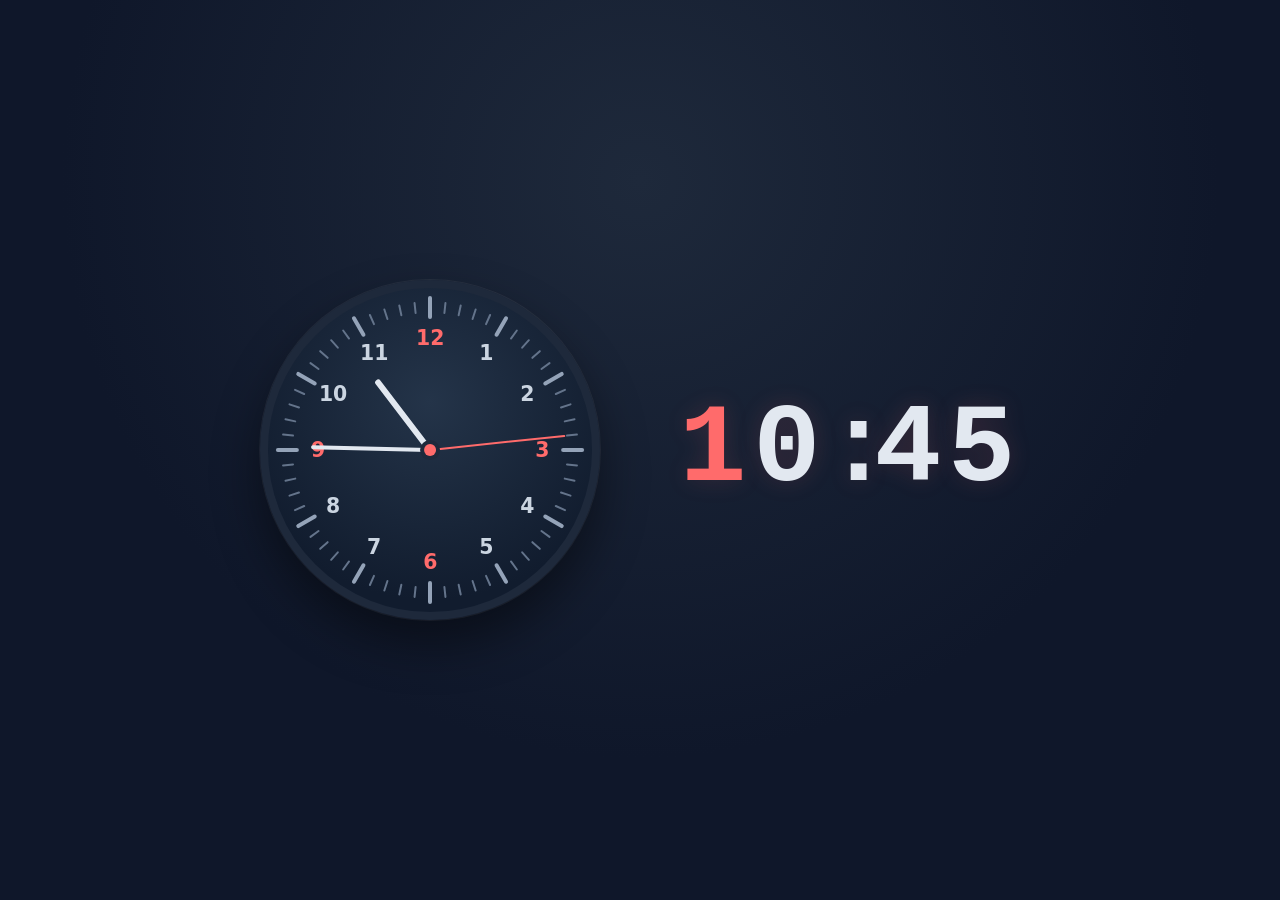
<file: clock-openspec/index.html>
<!DOCTYPE html>
<html lang="en">
  <head>
    <meta charset="UTF-8" />
    <meta name="viewport" content="width=device-width, initial-scale=1.0" />
    <title>Analog and Digital Clock</title>
    <link rel="stylesheet" href="style.css" />
  </head>
  <body>
    <main class="clock-app">
      <section id="analog-clock" class="clock clock--analog" aria-label="Analog clock">
        <div class="analog-face" id="analog-face">
          <div class="ticks" id="ticks" aria-hidden="true"></div>

          <div class="numerals">
            <span class="numeral num-12 accent">12</span>
            <span class="numeral num-1">1</span>
            <span class="numeral num-2">2</span>
            <span class="numeral num-3 accent">3</span>
            <span class="numeral num-4">4</span>
            <span class="numeral num-5">5</span>
            <span class="numeral num-6 accent">6</span>
            <span class="numeral num-7">7</span>
            <span class="numeral num-8">8</span>
            <span class="numeral num-9 accent">9</span>
            <span class="numeral num-10">10</span>
            <span class="numeral num-11">11</span>
          </div>

          <div class="hand hand--hour" id="hour-hand"></div>
          <div class="hand hand--minute" id="minute-hand"></div>
          <div class="hand hand--second" id="second-hand"></div>
          <div class="pin" aria-hidden="true"></div>
        </div>
      </section>

      <section id="digital-clock" class="clock clock--digital" aria-label="Digital clock">
        <div class="digital-display" role="timer" aria-live="polite">
          <span class="digit hour-tens accent" id="hour-tens">--</span>
          <span class="digit hour-ones" id="hour-ones">-</span>
          <span class="colon" aria-hidden="true">:</span>
          <span class="digit minute-tens" id="minute-tens">-</span>
          <span class="digit minute-ones" id="minute-ones">-</span>
        </div>
      </section>
    </main>

    <script src="clock.js"></script>
  </body>
</html>
</file>
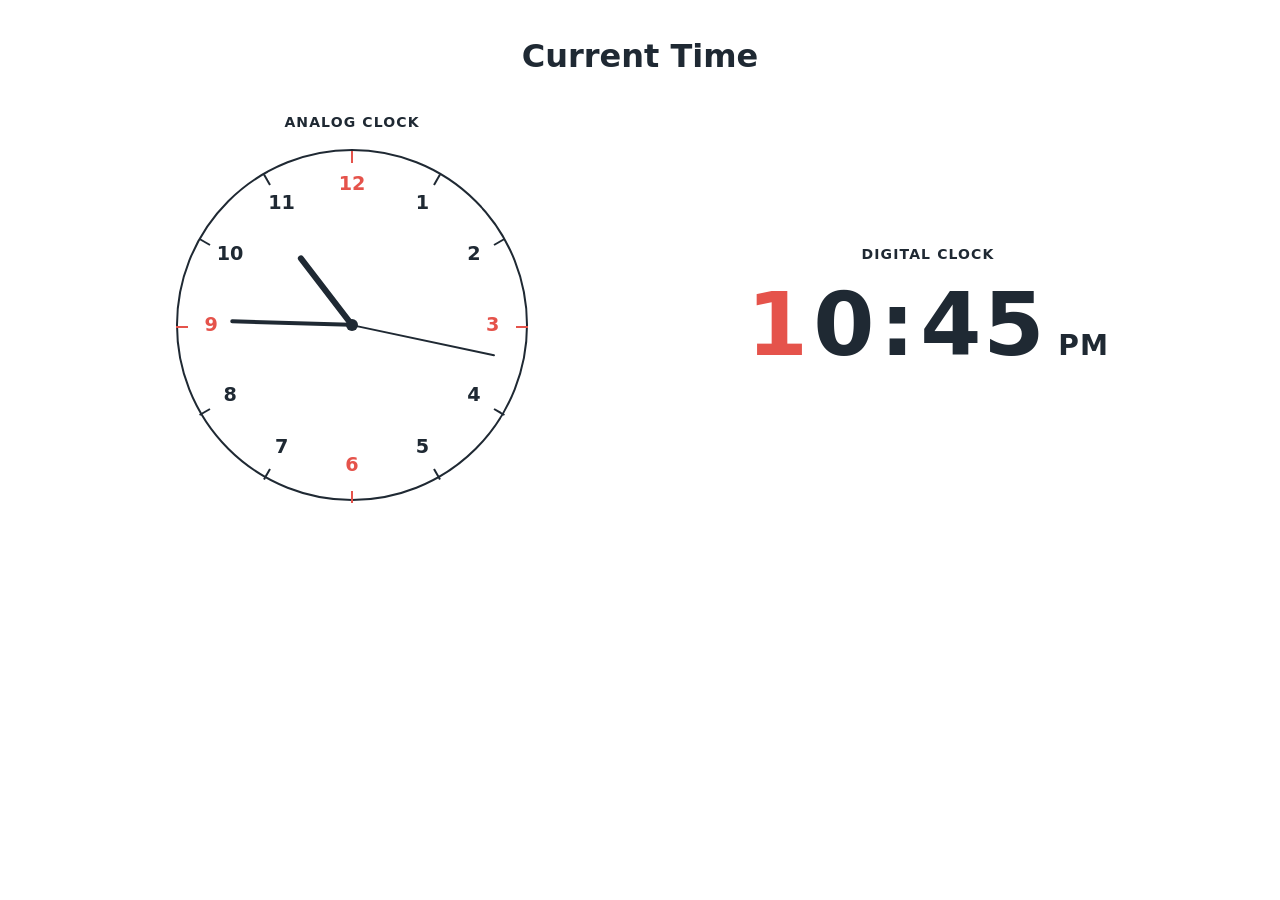
<file: clock-speckit/index.html>
<!DOCTYPE html>
<html lang="en">
<head>
  <meta charset="UTF-8">
  <meta name="viewport" content="width=device-width, initial-scale=1.0">
  <meta name="description" content="A live analog and digital clock showing the current local time.">
  <title>Analog and Digital Clock</title>
  <link rel="stylesheet" href="css/styles.css">
</head>
<body>
  <main class="clock-page">
    <h1 class="clock-page__title">Current Time</h1>

    <section class="clock-layout" aria-label="Clock displays">
      <section class="analog-clock" data-js-analog-clock aria-labelledby="analog-clock-title">
        <h2 class="clock-section__title" id="analog-clock-title">Analog clock</h2>

        <div class="analog-clock__dial" role="img" data-js-analog-label
          aria-label="Analog clock showing 12:00 AM">
          <span class="analog-clock__tick analog-clock__tick--12 analog-clock__tick--emphasis"
            aria-hidden="true"></span>
          <span class="analog-clock__tick analog-clock__tick--1" aria-hidden="true"></span>
          <span class="analog-clock__tick analog-clock__tick--2" aria-hidden="true"></span>
          <span class="analog-clock__tick analog-clock__tick--3 analog-clock__tick--emphasis"
            aria-hidden="true"></span>
          <span class="analog-clock__tick analog-clock__tick--4" aria-hidden="true"></span>
          <span class="analog-clock__tick analog-clock__tick--5" aria-hidden="true"></span>
          <span class="analog-clock__tick analog-clock__tick--6 analog-clock__tick--emphasis"
            aria-hidden="true"></span>
          <span class="analog-clock__tick analog-clock__tick--7" aria-hidden="true"></span>
          <span class="analog-clock__tick analog-clock__tick--8" aria-hidden="true"></span>
          <span class="analog-clock__tick analog-clock__tick--9 analog-clock__tick--emphasis"
            aria-hidden="true"></span>
          <span class="analog-clock__tick analog-clock__tick--10" aria-hidden="true"></span>
          <span class="analog-clock__tick analog-clock__tick--11" aria-hidden="true"></span>

          <span class="analog-clock__numeral analog-clock__numeral--12 analog-clock__numeral--emphasis"
            aria-hidden="true">12</span>
          <span class="analog-clock__numeral analog-clock__numeral--1" aria-hidden="true">1</span>
          <span class="analog-clock__numeral analog-clock__numeral--2" aria-hidden="true">2</span>
          <span class="analog-clock__numeral analog-clock__numeral--3 analog-clock__numeral--emphasis"
            aria-hidden="true">3</span>
          <span class="analog-clock__numeral analog-clock__numeral--4" aria-hidden="true">4</span>
          <span class="analog-clock__numeral analog-clock__numeral--5" aria-hidden="true">5</span>
          <span class="analog-clock__numeral analog-clock__numeral--6 analog-clock__numeral--emphasis"
            aria-hidden="true">6</span>
          <span class="analog-clock__numeral analog-clock__numeral--7" aria-hidden="true">7</span>
          <span class="analog-clock__numeral analog-clock__numeral--8" aria-hidden="true">8</span>
          <span class="analog-clock__numeral analog-clock__numeral--9 analog-clock__numeral--emphasis"
            aria-hidden="true">9</span>
          <span class="analog-clock__numeral analog-clock__numeral--10" aria-hidden="true">10</span>
          <span class="analog-clock__numeral analog-clock__numeral--11" aria-hidden="true">11</span>

          <span class="analog-clock__hand analog-clock__hand--hour" data-js-hour-hand
            aria-hidden="true"></span>
          <span class="analog-clock__hand analog-clock__hand--minute" data-js-minute-hand
            aria-hidden="true"></span>
          <span class="analog-clock__hand analog-clock__hand--second" data-js-second-hand
            aria-hidden="true"></span>
          <span class="analog-clock__pin" aria-hidden="true"></span>
        </div>
      </section>

      <section class="digital-clock" data-js-digital-clock aria-labelledby="digital-clock-title">
        <h2 class="clock-section__title" id="digital-clock-title">Digital clock</h2>

        <time class="digital-clock__readout" data-js-time-element datetime="12:00"
          aria-label="12:00 AM">
          <span class="digital-clock__digit digital-clock__digit--highlight"
            data-js-leading-digit>1</span>
          <span class="digital-clock__digit" data-js-trailing-digit>2</span>
          <span class="digital-clock__separator" aria-hidden="true">:</span>
          <span class="digital-clock__minutes" data-js-minutes>00</span>
          <span class="digital-clock__period" data-js-period>AM</span>
        </time>

        <noscript>
          <p class="clock-page__notice">
            JavaScript is disabled. The clock shows a static time and cannot update.
          </p>
        </noscript>
      </section>
    </section>
  </main>

  <script type="module" src="js/main.js"></script>
</body>
</html>
</file>
<file: clock-openspec/style.css>
:root {
  /* Accent token: light red used by both clocks. */
  --accent: #ff6b6b;

  --face-size: 340px;
  --numeral-radius: calc(var(--face-size) * 0.33);
  --tick-radius: calc(var(--face-size) * 0.42);
  --tick-length: calc(var(--face-size) * 0.035);

  --bg: #0f172a;
  --surface: #1e293b;
  --text: #e2e8f0;
  --muted: #cbd5e1;
}

* {
  box-sizing: border-box;
}

body {
  margin: 0;
  min-height: 100vh;
  background: radial-gradient(circle at 50% 20%, #1e293b 0%, var(--bg) 60%);
  color: var(--text);
  font-family: "Segoe UI", system-ui, sans-serif;
}

/* Layout: analog left, digital right. */
.clock-app {
  display: flex;
  align-items: center;
  justify-content: center;
  gap: clamp(2rem, 6vw, 5rem);
  min-height: 100vh;
  padding: 2rem;
}

.clock {
  display: flex;
  align-items: center;
  justify-content: center;
}

/* ---------------- Analog clock ---------------- */

.analog-face {
  position: relative;
  width: var(--face-size);
  height: var(--face-size);
  border-radius: 50%;
  background: radial-gradient(circle at 50% 35%, #243449 0%, #111c2e 75%);
  border: 0.5rem solid var(--surface);
  box-shadow:
    0 0 0 1px rgba(255, 255, 255, 0.06),
    0 1.5rem 3rem rgba(0, 0, 0, 0.45);
}

/* Tick marks: 60 minute positions, every fifth one is longer. */
.ticks {
  position: absolute;
  inset: 0;
}

.tick {
  position: absolute;
  left: 50%;
  top: 50%;
  width: 2px;
  height: var(--tick-length);
  border-radius: 999px;
  background: #64748b;
  transform: translate(-50%, -50%) rotate(var(--angle))
    translateY(calc(-1 * var(--tick-radius)));
}

.tick--hour {
  width: 4px;
  height: calc(var(--tick-length) * 1.9);
  background: #94a3b8;
}

/* Hour numerals, upright at their clock positions. */
.numerals {
  position: absolute;
  inset: 0;
}

.numeral {
  position: absolute;
  left: 50%;
  top: 50%;
  font-size: calc(var(--face-size) * 0.06);
  font-weight: 600;
  line-height: 1;
  color: var(--muted);
  transform: translate(-50%, -50%) rotate(var(--angle))
    translateY(calc(-1 * var(--numeral-radius)))
    rotate(calc(-1 * var(--angle)));
}

.num-12 {
  --angle: 0deg;
}

.num-1 {
  --angle: 30deg;
}

.num-2 {
  --angle: 60deg;
}

.num-3 {
  --angle: 90deg;
}

.num-4 {
  --angle: 120deg;
}

.num-5 {
  --angle: 150deg;
}

.num-6 {
  --angle: 180deg;
}

.num-7 {
  --angle: 210deg;
}

.num-8 {
  --angle: 240deg;
}

.num-9 {
  --angle: 270deg;
}

.num-10 {
  --angle: 300deg;
}

.num-11 {
  --angle: 330deg;
}

/* The 3, 6, 9 and 12 numerals are light red. */
.accent {
  color: var(--accent);
}

/* Hands pivot on the center of the dial. */
.hand {
  position: absolute;
  left: 50%;
  bottom: 50%;
  transform-origin: 50% 100%;
  border-radius: 999px;
}

.hand--hour {
  width: 6px;
  height: calc(var(--face-size) * 0.26);
  margin-left: -3px;
  background: var(--text);
  transform: rotate(var(--hour-angle, 0deg));
}

.hand--minute {
  width: 4px;
  height: calc(var(--face-size) * 0.35);
  margin-left: -2px;
  background: var(--text);
  transform: rotate(var(--minute-angle, 0deg));
}

.hand--second {
  width: 2px;
  height: calc(var(--face-size) * 0.4);
  margin-left: -1px;
  background: var(--accent);
  transform: rotate(var(--second-angle, 0deg));
}

.pin {
  position: absolute;
  left: 50%;
  top: 50%;
  width: calc(var(--face-size) * 0.035);
  height: calc(var(--face-size) * 0.035);
  border-radius: 50%;
  background: var(--accent);
  box-shadow: 0 0 0 4px var(--surface);
  transform: translate(-50%, -50%);
}

/* ---------------- Digital clock ---------------- */

.digital-display {
  display: flex;
  align-items: baseline;
  font-family: "Courier New", ui-monospace, monospace;
  font-size: clamp(3.5rem, 9vw, 7rem);
  font-weight: 700;
  font-variant-numeric: tabular-nums;
  letter-spacing: 0.02em;
  text-shadow: 0 0 1.5rem rgba(255, 107, 107, 0.15);
}

/* Fixed-width slots keep the digits from shifting as they change. */
.digit {
  display: inline-block;
  width: 0.66em;
  text-align: center;
}

.colon {
  display: inline-block;
  width: 0.42em;
  text-align: center;
  color: var(--text);
}

/* Narrow viewports: stack the clocks so neither is clipped. */
@media (max-width: 720px) {
  .clock-app {
    flex-direction: column;
    gap: 3rem;
  }

  :root {
    --face-size: min(280px, 78vw);
  }
}
</file>
<file: clock-speckit/css/styles.css>
@import 'base.css';
@import 'layout.css';
@import 'analog-clock.css';
@import 'digital-clock.css';
</file>
